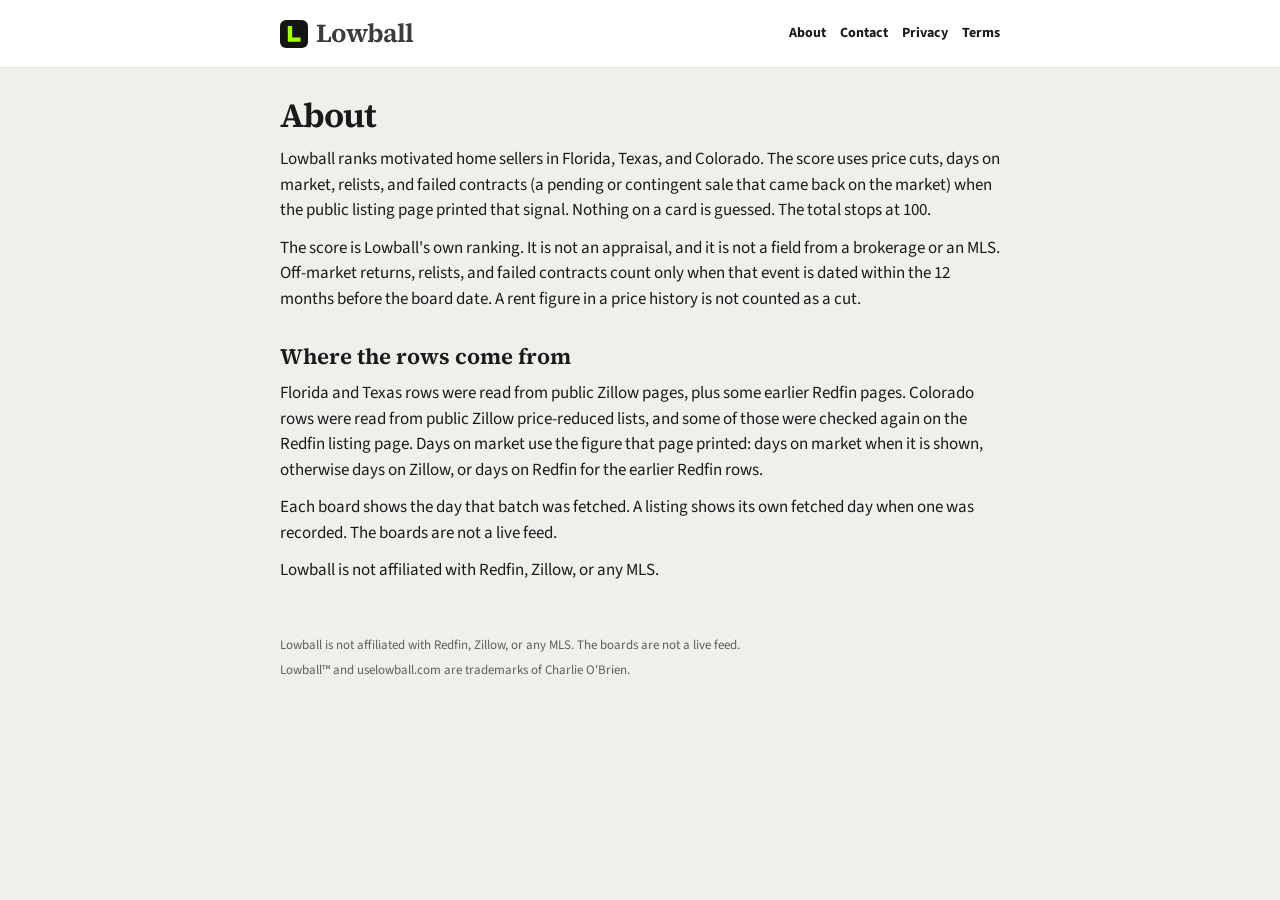
<file: about.html>
<!DOCTYPE html>
<html lang="en">
<head>
<meta charset="utf-8">
<meta name="viewport" content="width=device-width, initial-scale=1">
<title>About — Lowball</title>
<meta name="description" content="Lowball ranks motivated home sellers in Florida, Texas, and Colorado from public listings. It is not a live feed and not affiliated with Redfin, Zillow, or any MLS.">
<link rel="canonical" href="https://uselowball.com/about.html">
<meta property="og:site_name" content="Lowball">
<meta property="og:title" content="About — Lowball">
<meta property="og:description" content="Lowball ranks motivated home sellers in Florida, Texas, and Colorado from public listings. It is not a live feed.">
<meta property="og:image" content="https://uselowball.com/og.jpg?v=3">
<meta property="og:image:alt" content="Lowball. Find the most motivated sellers.">
<meta property="og:url" content="https://uselowball.com/about.html">
<meta property="og:type" content="website">
<meta name="twitter:card" content="summary_large_image">
<meta name="twitter:title" content="About — Lowball">
<meta name="twitter:description" content="Lowball ranks motivated home sellers in Florida, Texas, and Colorado from public listings. It is not a live feed.">
<meta name="twitter:image" content="https://uselowball.com/og.jpg?v=3">
<meta name="twitter:image:alt" content="Lowball. Find the most motivated sellers.">
<meta name="theme-color" content="#1a1a1a">
<link rel="icon" href="/favicon.ico" sizes="48x48">
<link rel="icon" type="image/svg+xml" href="/favicon.svg">
<link rel="apple-touch-icon" href="/apple-touch-icon.png">
<link rel="stylesheet" href="pages.css">
</head>
<body>
<header class="top">
  <div class="top-inner">
    <a class="logo" href="/"><img src="favicon.svg" width="28" height="28" alt="">Lowball</a>
    <nav aria-label="About Lowball">
      <a href="about.html" aria-current="page">About</a>
      <a href="contact.html">Contact</a>
      <a href="privacy.html">Privacy</a>
      <a href="terms.html">Terms</a>
    </nav>
  </div>
</header>
<main>
  <h1>About</h1>
  <p>Lowball ranks motivated home sellers in Florida, Texas, and Colorado. The score uses price cuts, days on market, relists, and failed contracts (a pending or contingent sale that came back on the market) when the public listing page printed that signal. Nothing on a card is guessed. The total stops at 100.</p>
  <p>The score is Lowball's own ranking. It is not an appraisal, and it is not a field from a brokerage or an MLS. Off-market returns, relists, and failed contracts count only when that event is dated within the 12 months before the board date. A rent figure in a price history is not counted as a cut.</p>
  <h2>Where the rows come from</h2>
  <p>Florida and Texas rows were read from public Zillow pages, plus some earlier Redfin pages. Colorado rows were read from public Zillow price-reduced lists, and some of those were checked again on the Redfin listing page. Days on market use the figure that page printed: days on market when it is shown, otherwise days on Zillow, or days on Redfin for the earlier Redfin rows.</p>
  <p>Each board shows the day that batch was fetched. A listing shows its own fetched day when one was recorded. The boards are not a live feed.</p>
  <p>Lowball is not affiliated with Redfin, Zillow, or any MLS.</p>
</main>
<footer class="site-footer">
  <p>Lowball is not affiliated with Redfin, Zillow, or any MLS. The boards are not a live feed.</p>
  <p>Lowball™ and uselowball.com are trademarks of Charlie O'Brien.</p>
</footer>
</body>
</html>
</file>
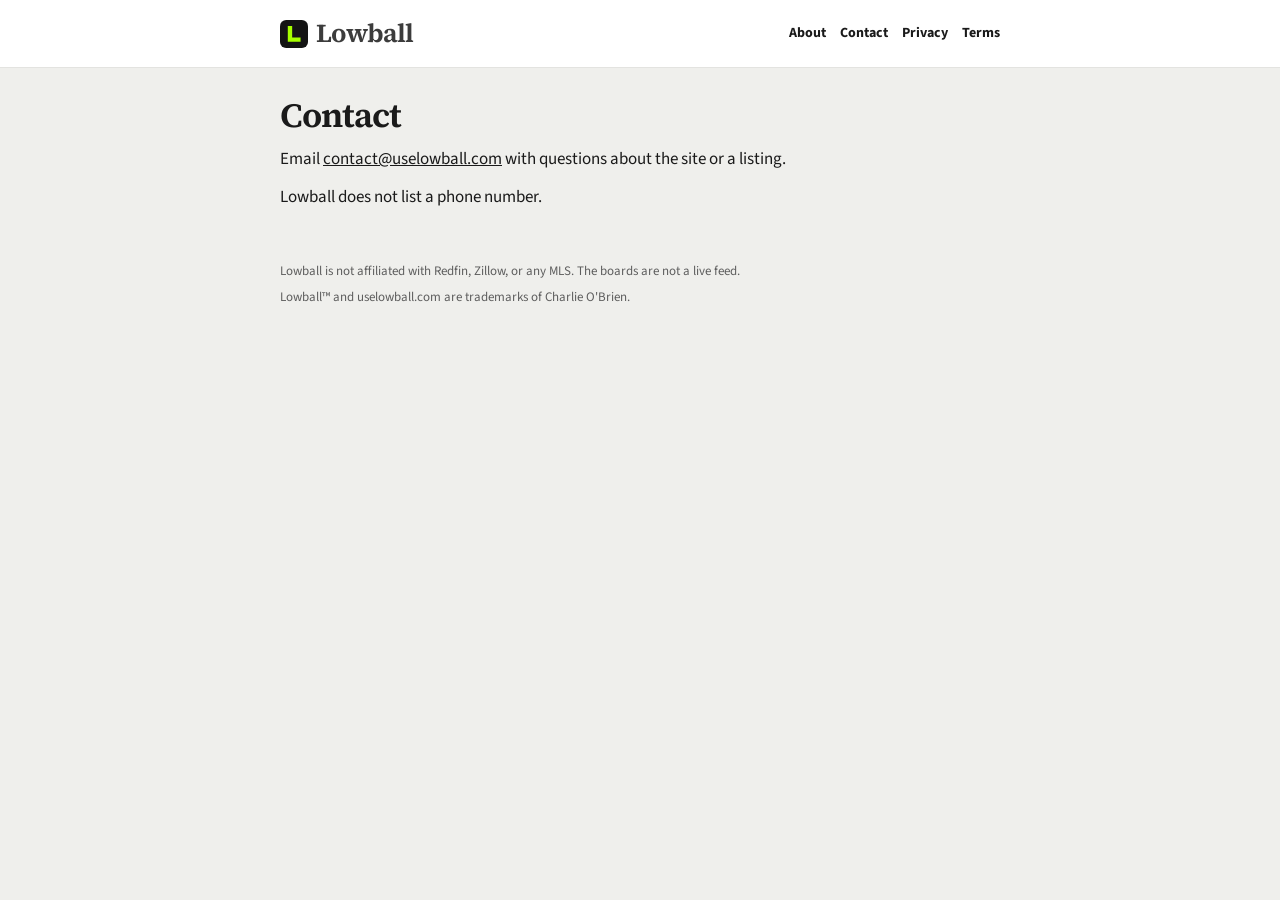
<file: contact.html>
<!DOCTYPE html>
<html lang="en">
<head>
<meta charset="utf-8">
<meta name="viewport" content="width=device-width, initial-scale=1">
<title>Contact — Lowball</title>
<meta name="description" content="Email contact@uselowball.com with questions about Lowball or a listing.">
<link rel="canonical" href="https://uselowball.com/contact.html">
<meta property="og:site_name" content="Lowball">
<meta property="og:title" content="Contact — Lowball">
<meta property="og:description" content="Email contact@uselowball.com with questions about Lowball or a listing.">
<meta property="og:image" content="https://uselowball.com/og.jpg?v=3">
<meta property="og:image:alt" content="Lowball. Find the most motivated sellers.">
<meta property="og:url" content="https://uselowball.com/contact.html">
<meta property="og:type" content="website">
<meta name="twitter:card" content="summary_large_image">
<meta name="twitter:title" content="Contact — Lowball">
<meta name="twitter:description" content="Email contact@uselowball.com with questions about Lowball or a listing.">
<meta name="twitter:image" content="https://uselowball.com/og.jpg?v=3">
<meta name="twitter:image:alt" content="Lowball. Find the most motivated sellers.">
<meta name="theme-color" content="#1a1a1a">
<link rel="icon" href="/favicon.ico" sizes="48x48">
<link rel="icon" type="image/svg+xml" href="/favicon.svg">
<link rel="apple-touch-icon" href="/apple-touch-icon.png">
<link rel="stylesheet" href="pages.css">
</head>
<body>
<header class="top">
  <div class="top-inner">
    <a class="logo" href="/"><img src="favicon.svg" width="28" height="28" alt="">Lowball</a>
    <nav aria-label="About Lowball">
      <a href="about.html">About</a>
      <a href="contact.html" aria-current="page">Contact</a>
      <a href="privacy.html">Privacy</a>
      <a href="terms.html">Terms</a>
    </nav>
  </div>
</header>
<main>
  <h1>Contact</h1>
  <p>Email <a href="mailto:contact@uselowball.com">contact@uselowball.com</a> with questions about the site or a listing.</p>
  <p>Lowball does not list a phone number.</p>
</main>
<footer class="site-footer">
  <p>Lowball is not affiliated with Redfin, Zillow, or any MLS. The boards are not a live feed.</p>
  <p>Lowball™ and uselowball.com are trademarks of Charlie O'Brien.</p>
</footer>
</body>
</html>
</file>
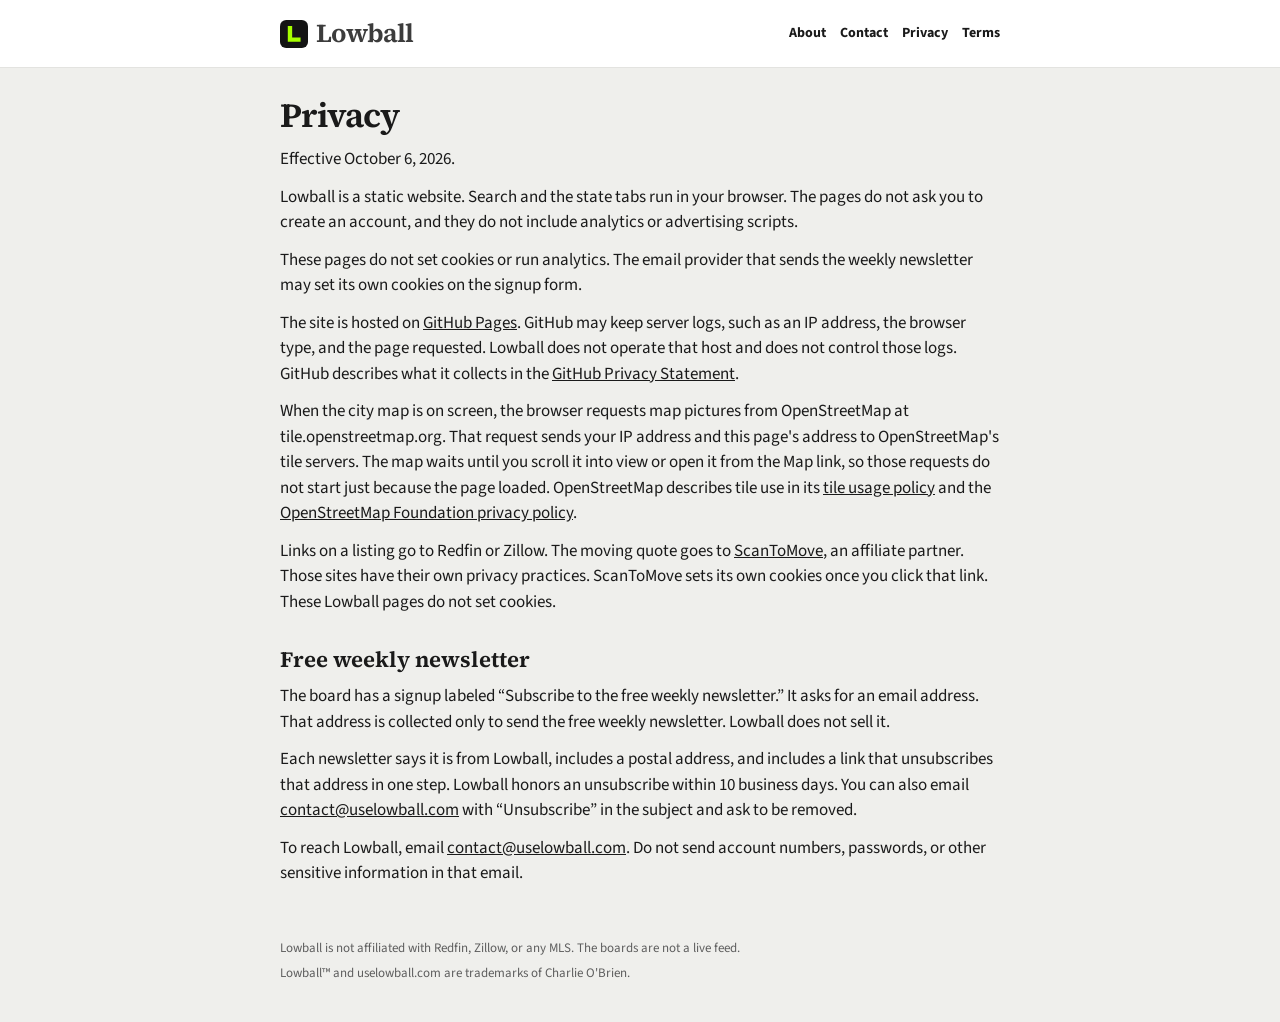
<file: privacy.html>
<!DOCTYPE html>
<html lang="en">
<head>
<meta charset="utf-8">
<meta name="viewport" content="width=device-width, initial-scale=1">
<title>Privacy — Lowball</title>
<meta name="description" content="Lowball is a static site hosted on GitHub Pages. Search runs in the browser. The pages do not set cookies or run analytics. The free weekly newsletter collects an email address for that list only.">
<link rel="canonical" href="https://uselowball.com/privacy.html">
<meta property="og:site_name" content="Lowball">
<meta property="og:title" content="Privacy — Lowball">
<meta property="og:description" content="Lowball is a static site hosted on GitHub Pages. Search runs in the browser. The pages do not set cookies or run analytics. The free weekly newsletter collects an email address for that list only.">
<meta property="og:image" content="https://uselowball.com/og.jpg?v=3">
<meta property="og:image:alt" content="Lowball. Find the most motivated sellers.">
<meta property="og:url" content="https://uselowball.com/privacy.html">
<meta property="og:type" content="website">
<meta name="twitter:card" content="summary_large_image">
<meta name="twitter:title" content="Privacy — Lowball">
<meta name="twitter:description" content="Lowball is a static site hosted on GitHub Pages. Search runs in the browser. The pages do not set cookies or run analytics. The free weekly newsletter collects an email address for that list only.">
<meta name="twitter:image" content="https://uselowball.com/og.jpg?v=3">
<meta name="twitter:image:alt" content="Lowball. Find the most motivated sellers.">
<meta name="theme-color" content="#1a1a1a">
<link rel="icon" href="/favicon.ico" sizes="48x48">
<link rel="icon" type="image/svg+xml" href="/favicon.svg">
<link rel="apple-touch-icon" href="/apple-touch-icon.png">
<link rel="stylesheet" href="pages.css">
</head>
<body>
<header class="top">
  <div class="top-inner">
    <a class="logo" href="/"><img src="favicon.svg" width="28" height="28" alt="">Lowball</a>
    <nav aria-label="About Lowball">
      <a href="about.html">About</a>
      <a href="contact.html">Contact</a>
      <a href="privacy.html" aria-current="page">Privacy</a>
      <a href="terms.html">Terms</a>
    </nav>
  </div>
</header>
<main>
  <h1>Privacy</h1>
  <p>Effective October 6, 2026.</p>
  <p>Lowball is a static website. Search and the state tabs run in your browser. The pages do not ask you to create an account, and they do not include analytics or advertising scripts.</p>
  <p>These pages do not set cookies or run analytics. The email provider that sends the weekly newsletter may set its own cookies on the signup form.</p>
  <p>The site is hosted on <a href="https://pages.github.com/">GitHub Pages</a>. GitHub may keep server logs, such as an IP address, the browser type, and the page requested. Lowball does not operate that host and does not control those logs. GitHub describes what it collects in the <a href="https://docs.github.com/en/site-policy/privacy-policies/github-privacy-statement">GitHub Privacy Statement</a>.</p>
  <p>When the city map is on screen, the browser requests map pictures from OpenStreetMap at tile.openstreetmap.org. That request sends your IP address and this page's address to OpenStreetMap's tile servers. The map waits until you scroll it into view or open it from the Map link, so those requests do not start just because the page loaded. OpenStreetMap describes tile use in its <a href="https://operations.osmfoundation.org/policies/tiles/">tile usage policy</a> and the <a href="https://osmfoundation.org/wiki/Privacy_Policy">OpenStreetMap Foundation privacy policy</a>.</p>
  <p>Links on a listing go to Redfin or Zillow. The moving quote goes to <a href="https://scantomove.com/auth?ref=G5BN0WRA">ScanToMove</a>, an affiliate partner. Those sites have their own privacy practices. ScanToMove sets its own cookies once you click that link. These Lowball pages do not set cookies.</p>
  <h2>Free weekly newsletter</h2>
  <p>The board has a signup labeled “Subscribe to the free weekly newsletter.” It asks for an email address. That address is collected only to send the free weekly newsletter. Lowball does not sell it.</p>
  <p>Each newsletter says it is from Lowball, includes a postal address, and includes a link that unsubscribes that address in one step. Lowball honors an unsubscribe within 10 business days. You can also email <a href="mailto:contact@uselowball.com">contact@uselowball.com</a> with “Unsubscribe” in the subject and ask to be removed.</p>
  <p>To reach Lowball, email <a href="mailto:contact@uselowball.com">contact@uselowball.com</a>. Do not send account numbers, passwords, or other sensitive information in that email.</p>
</main>
<footer class="site-footer">
  <p>Lowball is not affiliated with Redfin, Zillow, or any MLS. The boards are not a live feed.</p>
  <p>Lowball™ and uselowball.com are trademarks of Charlie O'Brien.</p>
</footer>
</body>
</html>
</file>
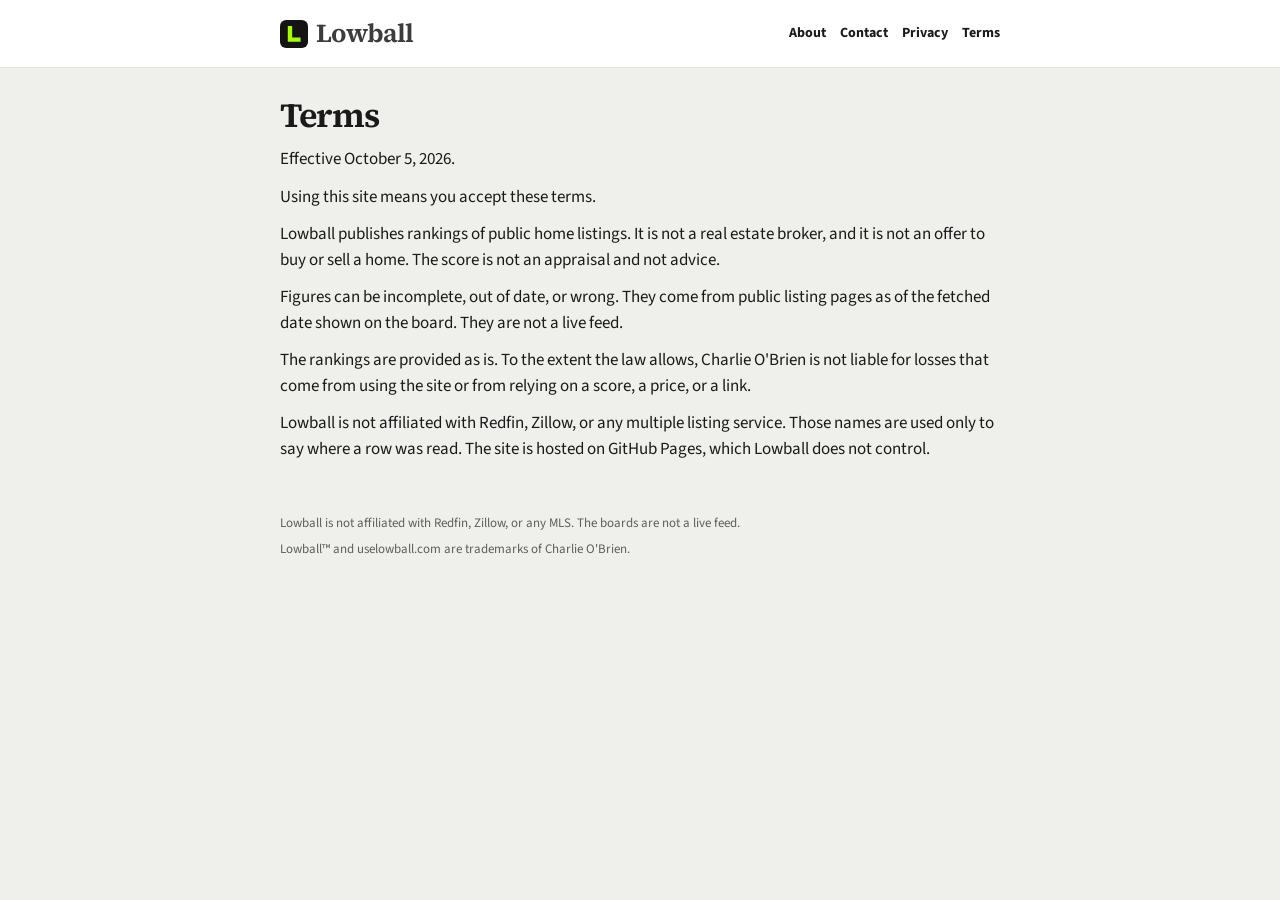
<file: terms.html>
<!DOCTYPE html>
<html lang="en">
<head>
<meta charset="utf-8">
<meta name="viewport" content="width=device-width, initial-scale=1">
<title>Terms — Lowball</title>
<meta name="description" content="Lowball is an informational ranking of public listings, not a broker and not a live feed. Using the site means you accept these terms.">
<link rel="canonical" href="https://uselowball.com/terms.html">
<meta property="og:site_name" content="Lowball">
<meta property="og:title" content="Terms — Lowball">
<meta property="og:description" content="Lowball is an informational ranking of public listings, not a broker and not a live feed. Using the site means you accept these terms.">
<meta property="og:image" content="https://uselowball.com/og.jpg?v=3">
<meta property="og:image:alt" content="Lowball. Find the most motivated sellers.">
<meta property="og:url" content="https://uselowball.com/terms.html">
<meta property="og:type" content="website">
<meta name="twitter:card" content="summary_large_image">
<meta name="twitter:title" content="Terms — Lowball">
<meta name="twitter:description" content="Lowball is an informational ranking of public listings, not a broker and not a live feed.">
<meta name="twitter:image" content="https://uselowball.com/og.jpg?v=3">
<meta name="twitter:image:alt" content="Lowball. Find the most motivated sellers.">
<meta name="theme-color" content="#1a1a1a">
<link rel="icon" href="/favicon.ico" sizes="48x48">
<link rel="icon" type="image/svg+xml" href="/favicon.svg">
<link rel="apple-touch-icon" href="/apple-touch-icon.png">
<link rel="stylesheet" href="pages.css">
</head>
<body>
<header class="top">
  <div class="top-inner">
    <a class="logo" href="/"><img src="favicon.svg" width="28" height="28" alt="">Lowball</a>
    <nav aria-label="About Lowball">
      <a href="about.html">About</a>
      <a href="contact.html">Contact</a>
      <a href="privacy.html">Privacy</a>
      <a href="terms.html" aria-current="page">Terms</a>
    </nav>
  </div>
</header>
<main>
  <h1>Terms</h1>
  <p>Effective October 5, 2026.</p>
  <p>Using this site means you accept these terms.</p>
  <p>Lowball publishes rankings of public home listings. It is not a real estate broker, and it is not an offer to buy or sell a home. The score is not an appraisal and not advice.</p>
  <p>Figures can be incomplete, out of date, or wrong. They come from public listing pages as of the fetched date shown on the board. They are not a live feed.</p>
  <p>The rankings are provided as is. To the extent the law allows, Charlie O'Brien is not liable for losses that come from using the site or from relying on a score, a price, or a link.</p>
  <p>Lowball is not affiliated with Redfin, Zillow, or any multiple listing service. Those names are used only to say where a row was read. The site is hosted on GitHub Pages, which Lowball does not control.</p>
</main>
<footer class="site-footer">
  <p>Lowball is not affiliated with Redfin, Zillow, or any MLS. The boards are not a live feed.</p>
  <p>Lowball™ and uselowball.com are trademarks of Charlie O'Brien.</p>
</footer>
</body>
</html>
</file>
<file: pages.css>
@font-face {
  font-family: "Source Serif 4";
  src: url("fonts/source-serif-4-latin.woff2") format("woff2");
  font-weight: 200 900;
  font-style: normal;
  font-display: swap;
}
@font-face {
  font-family: "Source Sans 3";
  src: url("fonts/source-sans-3-latin.woff2") format("woff2");
  font-weight: 200 900;
  font-style: normal;
  font-display: swap;
}
:root {
  --ink: #1a1a1a;
  --char: #3c3c3c;
  --muted: #5e5e5e;
  --line: #e3e3e0;
  --bg: #efefec;
}
* { box-sizing: border-box; }
body {
  margin: 0;
  background: var(--bg);
  color: var(--ink);
  font-family: "Source Sans 3", "Avenir Next", "Trebuchet MS", sans-serif;
  font-size: 17px;
  line-height: 1.5;
}
a { color: var(--ink); }
a:hover { color: #000; }
.top {
  background: #fff;
  border-bottom: 1px solid var(--line);
}
.top-inner {
  max-width: 760px;
  margin: 0 auto;
  padding: 14px 20px;
  display: flex;
  justify-content: space-between;
  align-items: center;
  gap: 16px;
}
.logo {
  display: flex;
  align-items: center;
  gap: 8px;
  font-family: "Source Serif 4", Georgia, "Times New Roman", serif;
  font-weight: 650;
  font-size: 26px;
  letter-spacing: -0.03em;
  color: var(--char);
  text-decoration: none;
}
.logo img { display: block; }
.top nav { display: flex; flex-wrap: wrap; gap: 8px 14px; }
.top nav a { font-weight: 700; font-size: 14px; text-decoration: none; }
.top nav a:hover { text-decoration: underline; }
main {
  max-width: 760px;
  margin: 0 auto;
  padding: 28px 20px 40px;
}
h1 {
  margin: 0 0 12px;
  font-family: "Source Serif 4", Georgia, "Times New Roman", serif;
  font-size: 34px;
  letter-spacing: -0.03em;
  font-weight: 650;
  line-height: 1.15;
}
h2 {
  margin: 28px 0 8px;
  font-family: "Source Serif 4", Georgia, serif;
  font-size: 22px;
  font-weight: 650;
}
p { margin: 0 0 12px; }
.callout {
  background: #fff;
  border: 1px solid var(--line);
  border-radius: 2px;
  padding: 12px 14px;
  margin: 16px 0;
}
.site-footer {
  max-width: 760px;
  margin: 0 auto;
  padding: 0 20px 32px;
}
.site-footer p {
  margin: 0 0 6px;
  color: var(--muted);
  font-size: 13px;
}
@media (max-width: 640px) {
  .top-inner { align-items: flex-start; flex-direction: column; }
  h1 { font-size: 28px; }
}
</file>
